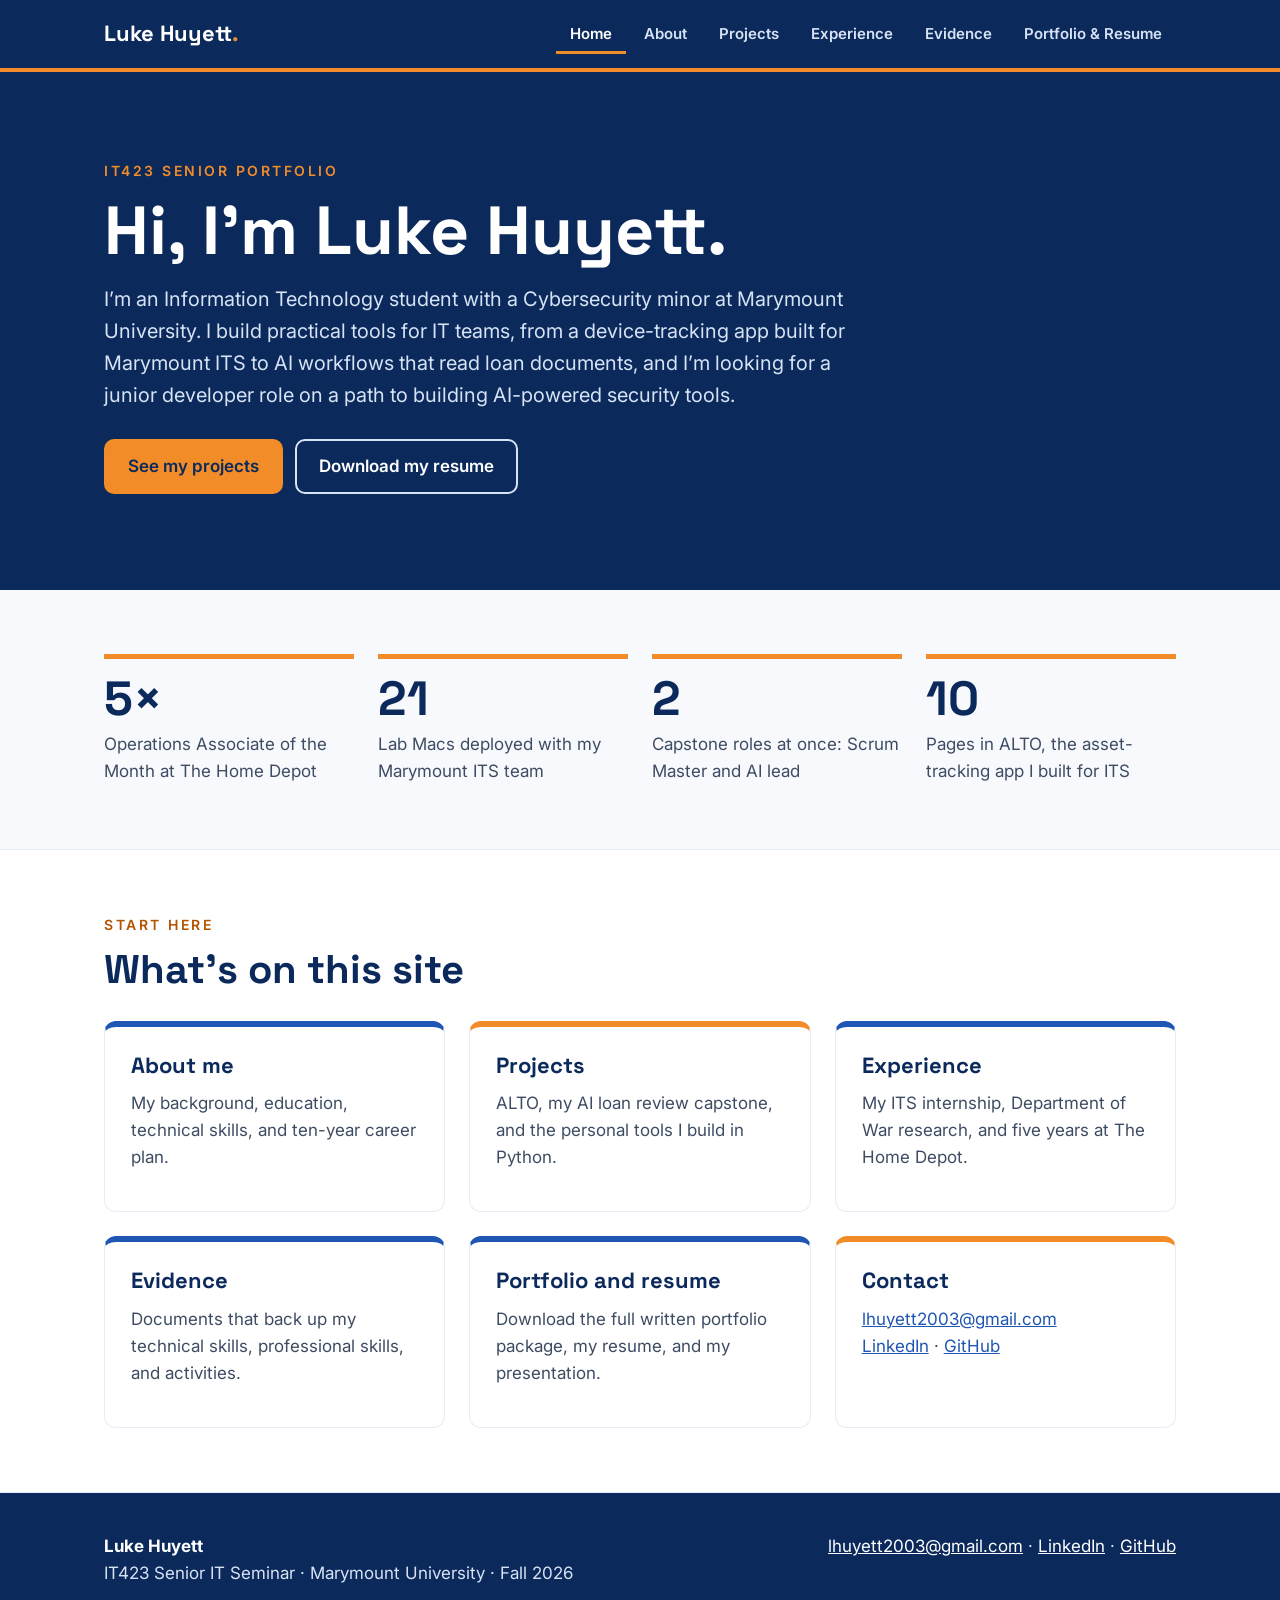
<file: index.html>
<!DOCTYPE html>
<html lang="en">
<head>
<meta charset="utf-8">
<meta name="viewport" content="width=device-width, initial-scale=1">
<title>Luke Huyett | IT423 Senior Portfolio</title>
<meta name="description" content="Senior IT portfolio of Luke Huyett: Information Technology student with a Cybersecurity minor at Marymount University, building AI-powered tools for IT and security.">
<link rel="preconnect" href="https://fonts.googleapis.com">
<link rel="preconnect" href="https://fonts.gstatic.com" crossorigin>
<link rel="stylesheet" href="https://fonts.googleapis.com/css2?family=Inter:wght@400;600&family=Space+Grotesk:wght@500;700&display=swap">
<link rel="stylesheet" href="assets/style.css">
</head>
<body>
<a class="skip" href="#main">Skip to content</a>
<header class="site-header">
  <div class="wrap">
    <a class="brand" href="index.html">Luke Huyett<span>.</span></a>
    <nav aria-label="Main menu">
      <ul class="nav">
        <li><a href="index.html" aria-current="page">Home</a></li>
        <li><a href="about.html">About</a></li>
        <li><a href="projects.html">Projects</a></li>
        <li><a href="experience.html">Experience</a></li>
        <li><a href="evidence.html">Evidence</a></li>
        <li><a href="portfolio.html">Portfolio & Resume</a></li>
      </ul>
    </nav>
  </div>
</header>
<main id="main">
<section class="hero">
  <div class="wrap">
    <p class="eyebrow">IT423 Senior Portfolio</p>
    <h1>Hi, I’m Luke Huyett.</h1>
    <p class="lead">I’m an Information Technology student with a Cybersecurity minor at Marymount University. I build practical tools for IT teams, from a device-tracking app built for Marymount ITS to AI workflows that read loan documents, and I’m looking for a junior developer role on a path to building AI-powered security tools.</p>
    <div class="btns">
      <a class="btn primary" href="projects.html">See my projects</a>
      <a class="btn ghost" href="assets/docs/Huyett_Luke_Resume.pdf">Download my resume</a>
    </div>
  </div>
</section>

<section class="block">
  <div class="wrap">
    <div class="stats">
      <div class="stat"><div class="big">5×</div>Operations Associate of the Month at The Home Depot</div>
      <div class="stat"><div class="big">21</div>Lab Macs deployed with my Marymount ITS team</div>
      <div class="stat"><div class="big">2</div>Capstone roles at once: Scrum Master and AI lead</div>
      <div class="stat"><div class="big">10</div>Pages in ALTO, the asset-tracking app I built for ITS</div>
    </div>
  </div>
</section>

<section class="block alt">
  <div class="wrap">
    <div class="section-head">
      <p class="eyebrow">Start here</p>
      <h2>What’s on this site</h2>
    </div>
    <div class="grid three">
      <a class="card" href="about.html" style="text-decoration:none;color:inherit">
        <h3>About me</h3>
        <p>My background, education, technical skills, and ten-year career plan.</p>
      </a>
      <a class="card hot" href="projects.html" style="text-decoration:none;color:inherit">
        <h3>Projects</h3>
        <p>ALTO, my AI loan review capstone, and the personal tools I build in Python.</p>
      </a>
      <a class="card" href="experience.html" style="text-decoration:none;color:inherit">
        <h3>Experience</h3>
        <p>My ITS internship, Department of War research, and five years at The Home Depot.</p>
      </a>
      <a class="card" href="evidence.html" style="text-decoration:none;color:inherit">
        <h3>Evidence</h3>
        <p>Documents that back up my technical skills, professional skills, and activities.</p>
      </a>
      <a class="card" href="portfolio.html" style="text-decoration:none;color:inherit">
        <h3>Portfolio and resume</h3>
        <p>Download the full written portfolio package, my resume, and my presentation.</p>
      </a>
      <div class="card hot">
        <h3>Contact</h3>
        <p><a href="mailto:lhuyett2003@gmail.com">lhuyett2003@gmail.com</a><br>
        <a href="https://www.linkedin.com/in/luke-huyett-277801333/">LinkedIn</a> · <a href="https://github.com/lhuyett">GitHub</a></p>
      </div>
    </div>
  </div>
</section>
</main>
<footer class="site-footer">
  <div class="wrap">
    <div>
      <strong style="color:#fff">Luke Huyett</strong><br>
      IT423 Senior IT Seminar · Marymount University · Fall 2026
    </div>
    <div>
      <a href="mailto:lhuyett2003@gmail.com">lhuyett2003@gmail.com</a> ·
      <a href="https://www.linkedin.com/in/luke-huyett-277801333/">LinkedIn</a> ·
      <a href="https://github.com/lhuyett">GitHub</a>
    </div>
  </div>
</footer>
</body>
</html>
</file>
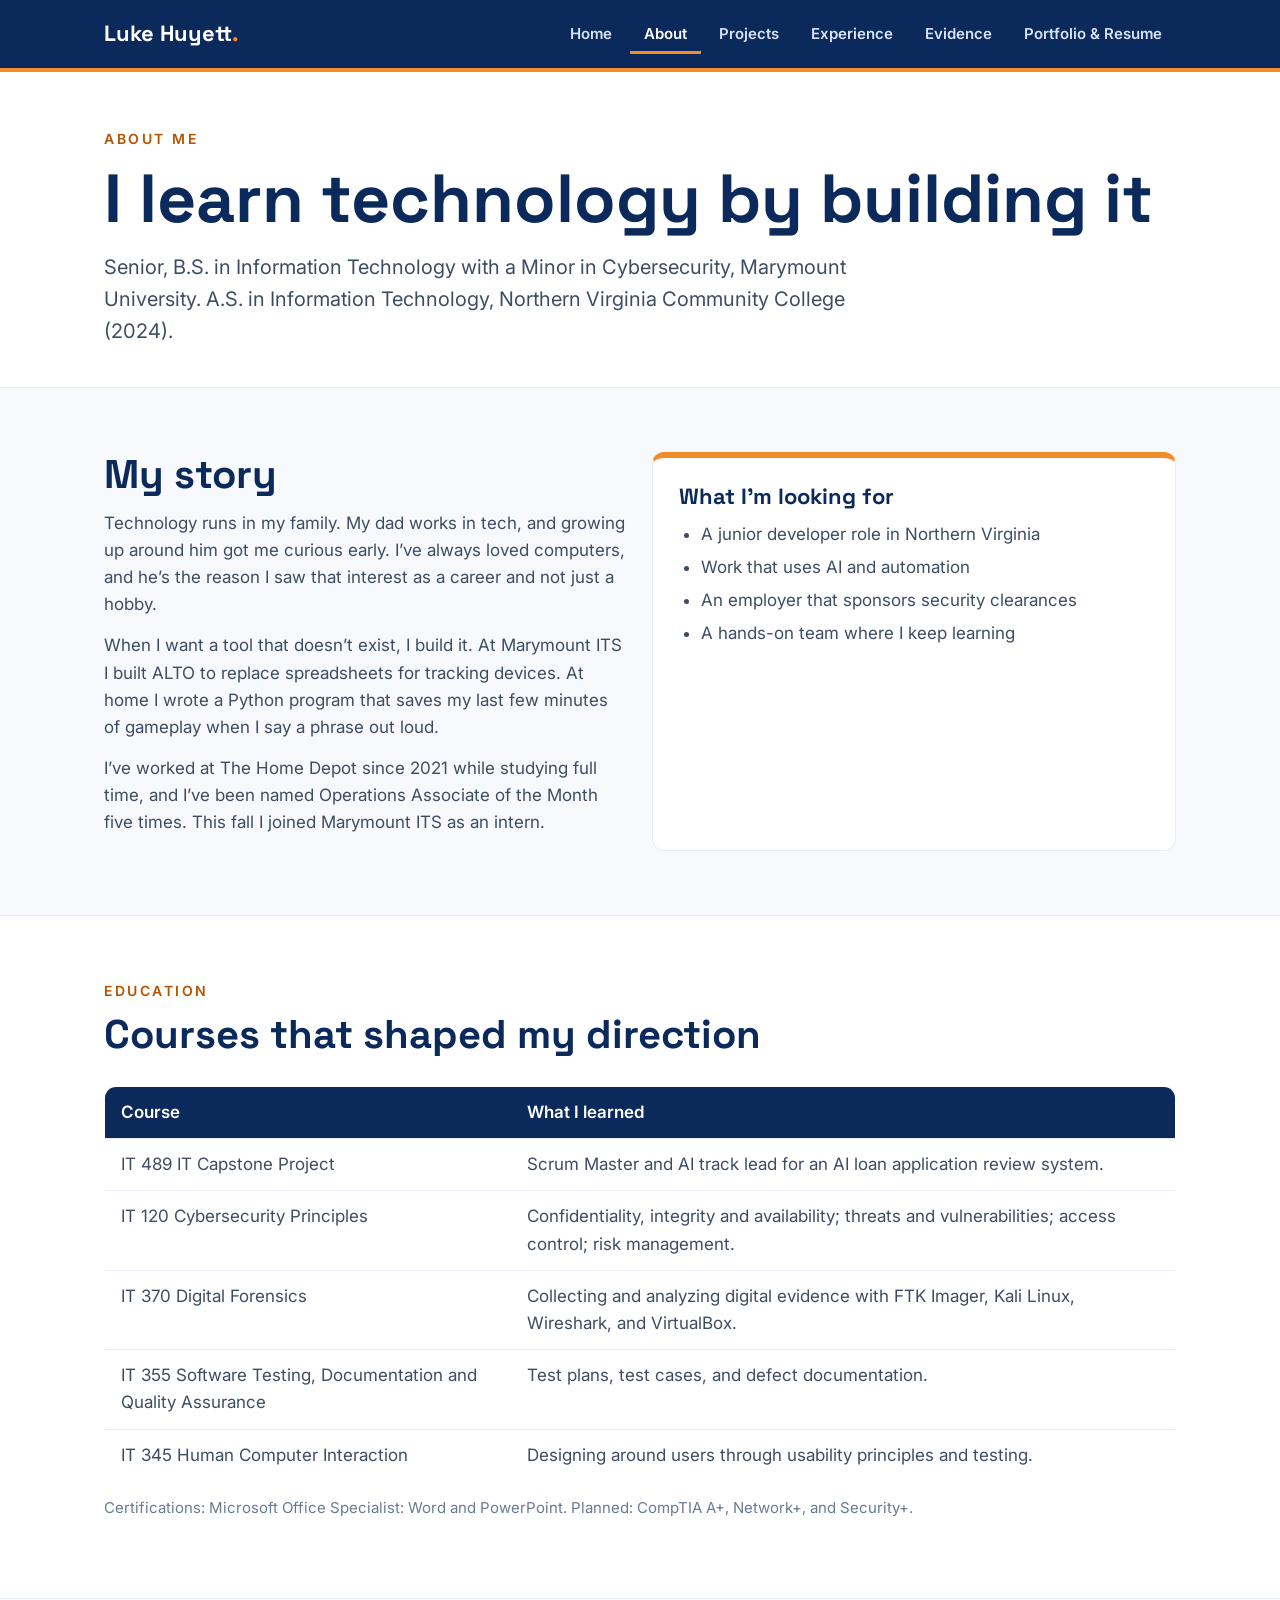
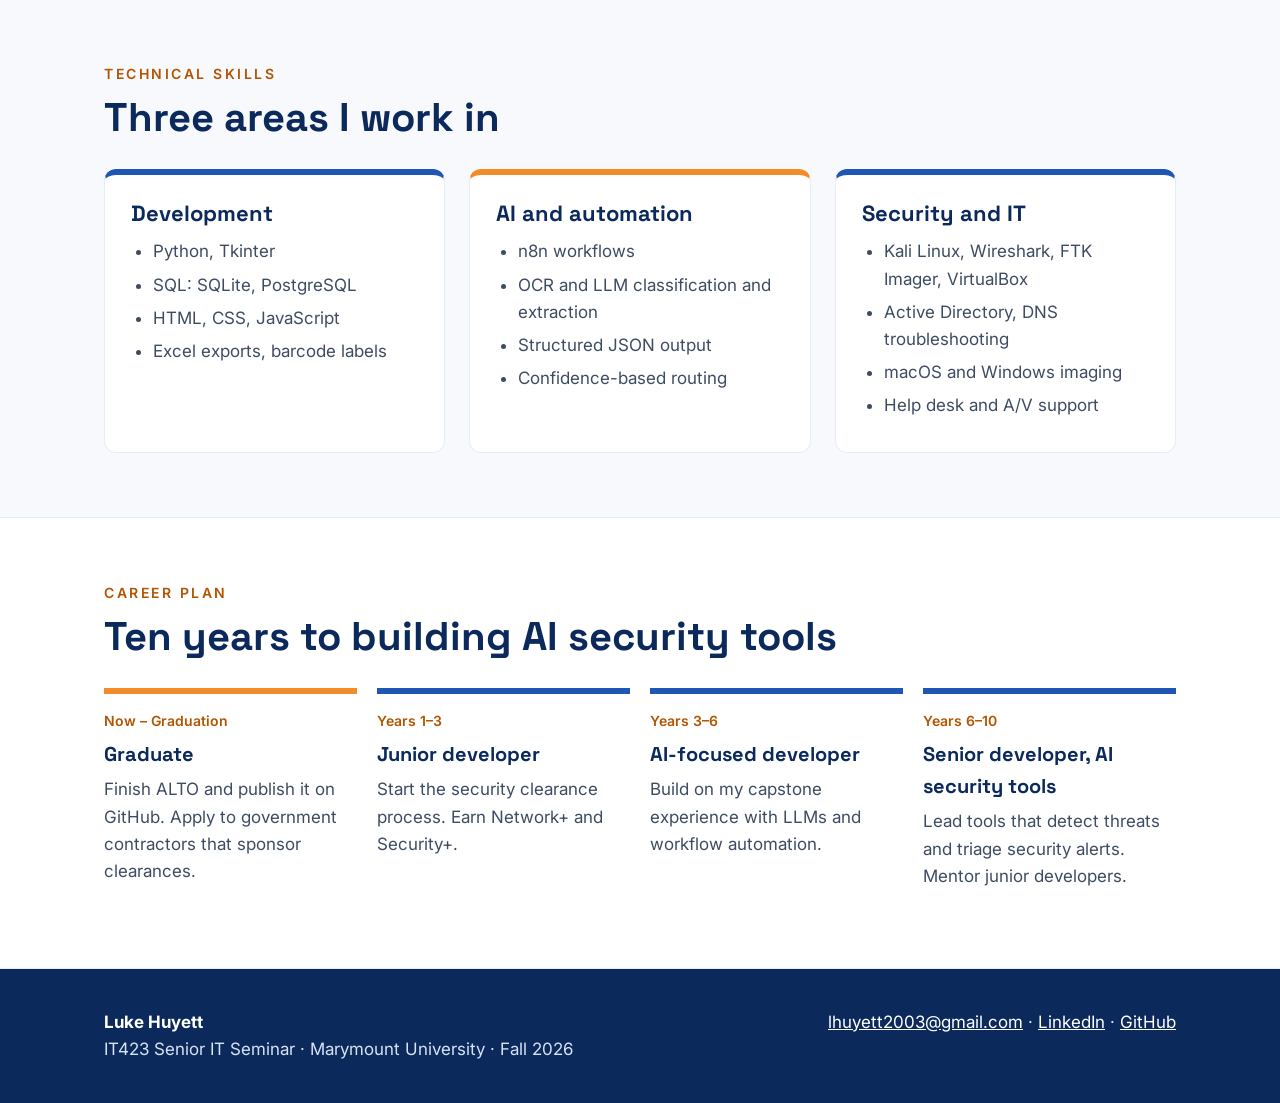
<file: about.html>
<!DOCTYPE html>
<html lang="en">
<head>
<meta charset="utf-8">
<meta name="viewport" content="width=device-width, initial-scale=1">
<title>About | Luke Huyett</title>
<meta name="description" content="Senior IT portfolio of Luke Huyett: Information Technology student with a Cybersecurity minor at Marymount University, building AI-powered tools for IT and security.">
<link rel="preconnect" href="https://fonts.googleapis.com">
<link rel="preconnect" href="https://fonts.gstatic.com" crossorigin>
<link rel="stylesheet" href="https://fonts.googleapis.com/css2?family=Inter:wght@400;600&family=Space+Grotesk:wght@500;700&display=swap">
<link rel="stylesheet" href="assets/style.css">
</head>
<body>
<a class="skip" href="#main">Skip to content</a>
<header class="site-header">
  <div class="wrap">
    <a class="brand" href="index.html">Luke Huyett<span>.</span></a>
    <nav aria-label="Main menu">
      <ul class="nav">
        <li><a href="index.html">Home</a></li>
        <li><a href="about.html" aria-current="page">About</a></li>
        <li><a href="projects.html">Projects</a></li>
        <li><a href="experience.html">Experience</a></li>
        <li><a href="evidence.html">Evidence</a></li>
        <li><a href="portfolio.html">Portfolio & Resume</a></li>
      </ul>
    </nav>
  </div>
</header>
<main id="main">
<section class="page-head">
  <div class="wrap">
    <p class="eyebrow">About me</p>
    <h1>I learn technology by building it</h1>
    <p class="lead">Senior, B.S. in Information Technology with a Minor in Cybersecurity, Marymount University. A.S. in Information Technology, Northern Virginia Community College (2024).</p>
  </div>
</section>

<section class="block">
  <div class="wrap grid two">
    <div>
      <h2>My story</h2>
      <p>Technology runs in my family. My dad works in tech, and growing up around him got me curious early. I’ve always loved computers, and he’s the reason I saw that interest as a career and not just a hobby.</p>
      <p>When I want a tool that doesn’t exist, I build it. At Marymount ITS I built ALTO to replace spreadsheets for tracking devices. At home I wrote a Python program that saves my last few minutes of gameplay when I say a phrase out loud.</p>
      <p>I’ve worked at The Home Depot since 2021 while studying full time, and I’ve been named Operations Associate of the Month five times. This fall I joined Marymount ITS as an intern.</p>
    </div>
    <div class="card hot">
      <h3>What I’m looking for</h3>
      <ul>
        <li>A junior developer role in Northern Virginia</li>
        <li>Work that uses AI and automation</li>
        <li>An employer that sponsors security clearances</li>
        <li>A hands-on team where I keep learning</li>
      </ul>
    </div>
  </div>
</section>

<section class="block alt">
  <div class="wrap">
    <div class="section-head">
      <p class="eyebrow">Education</p>
      <h2>Courses that shaped my direction</h2>
    </div>
    <table>
      <tr><th style="width:38%">Course</th><th>What I learned</th></tr>
      <tr><td>IT 489 IT Capstone Project</td><td>Scrum Master and AI track lead for an AI loan application review system.</td></tr>
      <tr><td>IT 120 Cybersecurity Principles</td><td>Confidentiality, integrity and availability; threats and vulnerabilities; access control; risk management.</td></tr>
      <tr><td>IT 370 Digital Forensics</td><td>Collecting and analyzing digital evidence with FTK Imager, Kali Linux, Wireshark, and VirtualBox.</td></tr>
      <tr><td>IT 355 Software Testing, Documentation and Quality Assurance</td><td>Test plans, test cases, and defect documentation.</td></tr>
      <tr><td>IT 345 Human Computer Interaction</td><td>Designing around users through usability principles and testing.</td></tr>
    </table>
    <p class="muted" style="margin-top:14px">Certifications: Microsoft Office Specialist: Word and PowerPoint. Planned: CompTIA A+, Network+, and Security+.</p>
  </div>
</section>

<section class="block">
  <div class="wrap">
    <div class="section-head">
      <p class="eyebrow">Technical skills</p>
      <h2>Three areas I work in</h2>
    </div>
    <div class="grid three">
      <div class="card">
        <h3>Development</h3>
        <ul>
          <li>Python, Tkinter</li>
          <li>SQL: SQLite, PostgreSQL</li>
          <li>HTML, CSS, JavaScript</li>
          <li>Excel exports, barcode labels</li>
        </ul>
      </div>
      <div class="card hot">
        <h3>AI and automation</h3>
        <ul>
          <li>n8n workflows</li>
          <li>OCR and LLM classification and extraction</li>
          <li>Structured JSON output</li>
          <li>Confidence-based routing</li>
        </ul>
      </div>
      <div class="card">
        <h3>Security and IT</h3>
        <ul>
          <li>Kali Linux, Wireshark, FTK Imager, VirtualBox</li>
          <li>Active Directory, DNS troubleshooting</li>
          <li>macOS and Windows imaging</li>
          <li>Help desk and A/V support</li>
        </ul>
      </div>
    </div>
  </div>
</section>

<section class="block alt">
  <div class="wrap">
    <div class="section-head">
      <p class="eyebrow">Career plan</p>
      <h2>Ten years to building AI security tools</h2>
    </div>
    <div class="timeline">
      <div class="stage now"><p class="when">Now – Graduation</p><p class="role">Graduate</p><p>Finish ALTO and publish it on GitHub. Apply to government contractors that sponsor clearances.</p></div>
      <div class="stage"><p class="when">Years 1–3</p><p class="role">Junior developer</p><p>Start the security clearance process. Earn Network+ and Security+.</p></div>
      <div class="stage"><p class="when">Years 3–6</p><p class="role">AI-focused developer</p><p>Build on my capstone experience with LLMs and workflow automation.</p></div>
      <div class="stage"><p class="when">Years 6–10</p><p class="role">Senior developer, AI security tools</p><p>Lead tools that detect threats and triage security alerts. Mentor junior developers.</p></div>
    </div>
  </div>
</section>
</main>
<footer class="site-footer">
  <div class="wrap">
    <div>
      <strong style="color:#fff">Luke Huyett</strong><br>
      IT423 Senior IT Seminar · Marymount University · Fall 2026
    </div>
    <div>
      <a href="mailto:lhuyett2003@gmail.com">lhuyett2003@gmail.com</a> ·
      <a href="https://www.linkedin.com/in/luke-huyett-277801333/">LinkedIn</a> ·
      <a href="https://github.com/lhuyett">GitHub</a>
    </div>
  </div>
</footer>
</body>
</html>
</file>
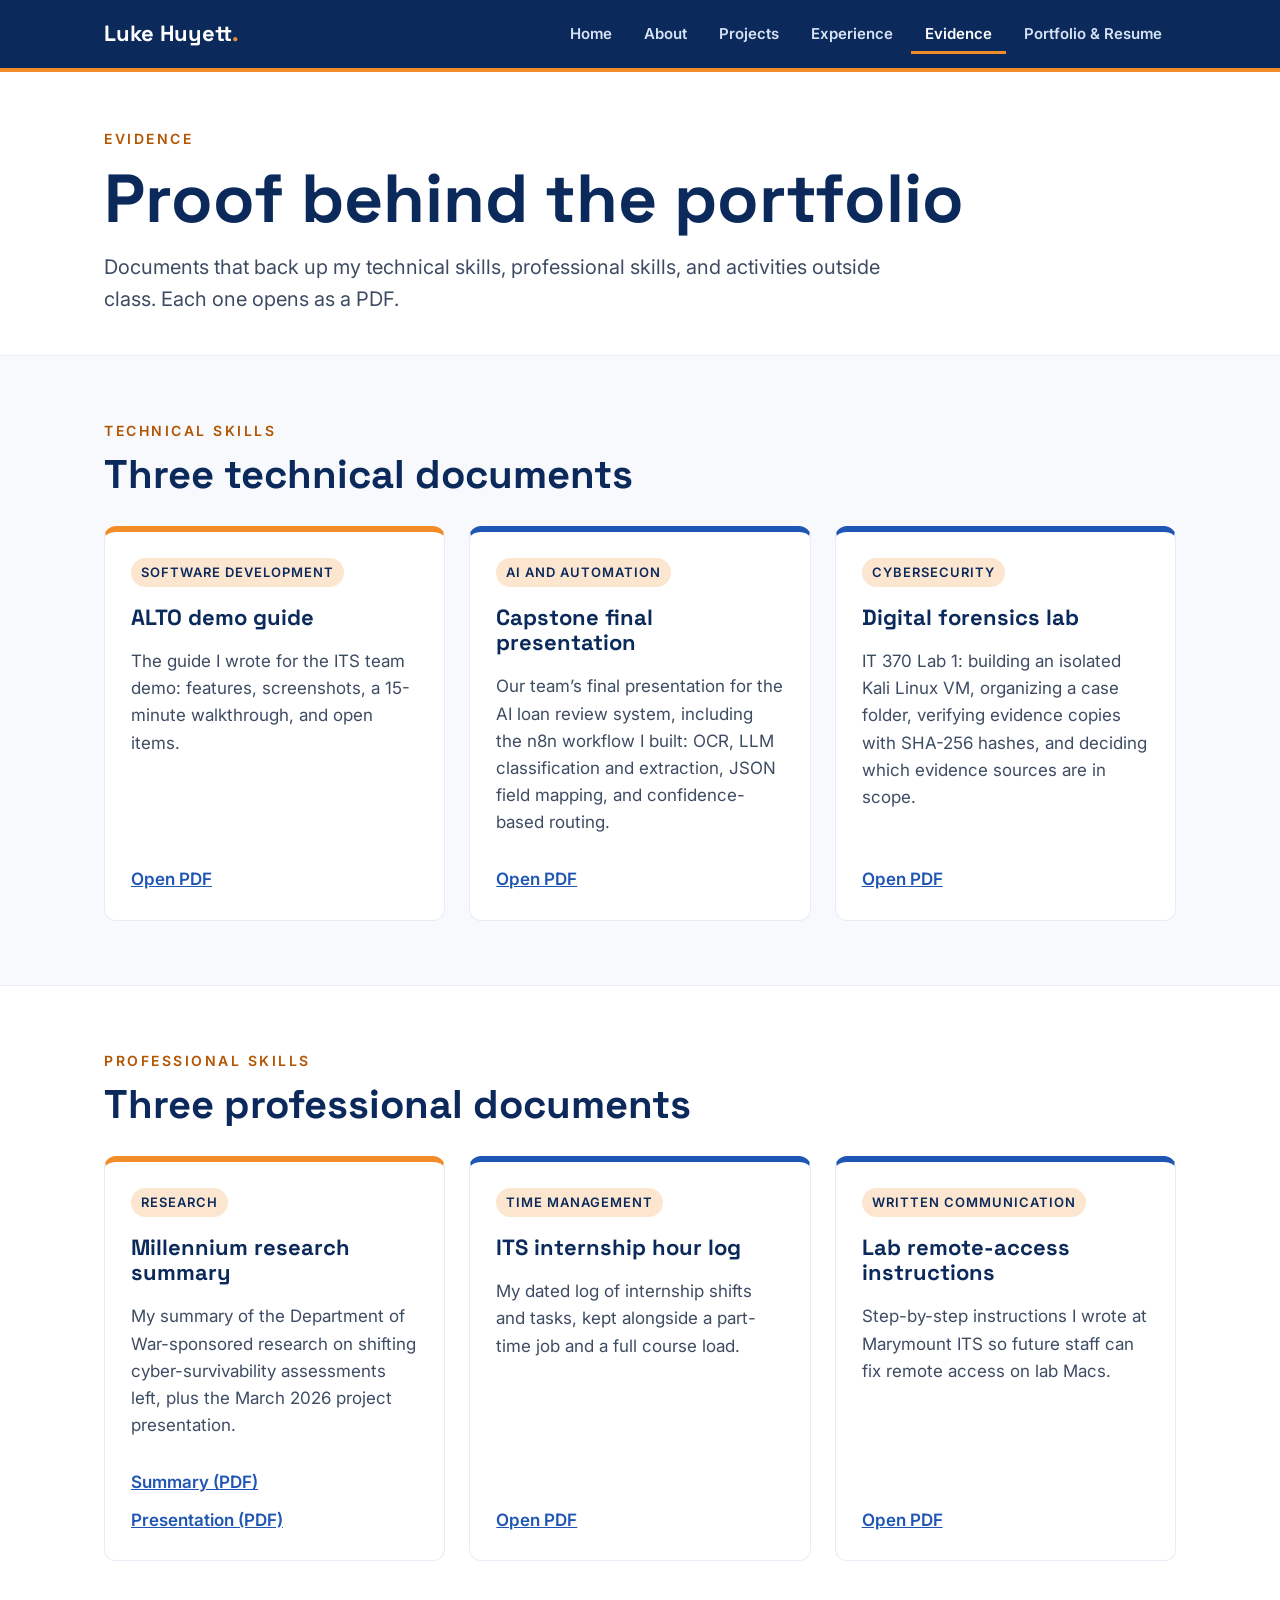
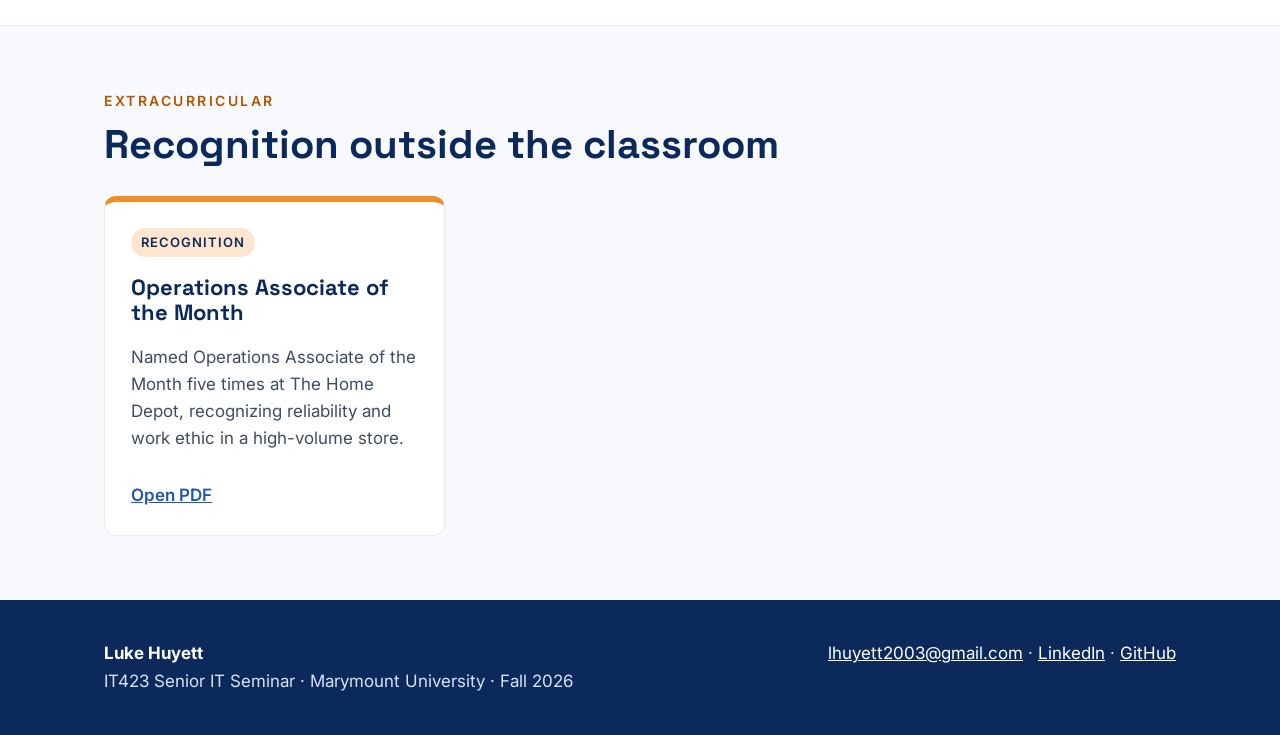
<file: evidence.html>
<!DOCTYPE html>
<html lang="en">
<head>
<meta charset="utf-8">
<meta name="viewport" content="width=device-width, initial-scale=1">
<title>Evidence | Luke Huyett</title>
<meta name="description" content="Senior IT portfolio of Luke Huyett: Information Technology student with a Cybersecurity minor at Marymount University, building AI-powered tools for IT and security.">
<link rel="preconnect" href="https://fonts.googleapis.com">
<link rel="preconnect" href="https://fonts.gstatic.com" crossorigin>
<link rel="stylesheet" href="https://fonts.googleapis.com/css2?family=Inter:wght@400;600&family=Space+Grotesk:wght@500;700&display=swap">
<link rel="stylesheet" href="assets/style.css">
</head>
<body>
<a class="skip" href="#main">Skip to content</a>
<header class="site-header">
  <div class="wrap">
    <a class="brand" href="index.html">Luke Huyett<span>.</span></a>
    <nav aria-label="Main menu">
      <ul class="nav">
        <li><a href="index.html">Home</a></li>
        <li><a href="about.html">About</a></li>
        <li><a href="projects.html">Projects</a></li>
        <li><a href="experience.html">Experience</a></li>
        <li><a href="evidence.html" aria-current="page">Evidence</a></li>
        <li><a href="portfolio.html">Portfolio & Resume</a></li>
      </ul>
    </nav>
  </div>
</header>
<main id="main">
<section class="page-head">
  <div class="wrap">
    <p class="eyebrow">Evidence</p>
    <h1>Proof behind the portfolio</h1>
    <p class="lead">Documents that back up my technical skills, professional skills, and activities outside class. Each one opens as a PDF.</p>
  </div>
</section>

<section class="block">
  <div class="wrap">
    <div class="section-head">
      <p class="eyebrow">Technical skills</p>
      <h2>Three technical documents</h2>
    </div>
    <div class="grid three">
      <div class="card doc hot">
        <span class="tag">Software development</span>
        <h3>ALTO demo guide</h3>
        <p>The guide I wrote for the ITS team demo: features, screenshots, a 15-minute walkthrough, and open items.</p>
        <div class="links"><a href="assets/docs/ALTO_Demo_Guide.pdf">Open PDF</a></div>
      </div>
      <div class="card doc">
        <span class="tag">AI and automation</span>
        <h3>Capstone final presentation</h3>
        <p>Our team’s final presentation for the AI loan review system, including the n8n workflow I built: OCR, LLM classification and extraction, JSON field mapping, and confidence-based routing.</p>
        <div class="links"><a href="assets/docs/Capstone_Final_Presentation.pdf">Open PDF</a></div>
      </div>
      <div class="card doc">
        <span class="tag">Cybersecurity</span>
        <h3>Digital forensics lab</h3>
        <p>IT 370 Lab 1: building an isolated Kali Linux VM, organizing a case folder, verifying evidence copies with SHA-256 hashes, and deciding which evidence sources are in scope.</p>
        <div class="links"><a href="assets/docs/IT370_Forensics_Lab.pdf">Open PDF</a></div>
      </div>
    </div>
  </div>
</section>

<section class="block alt">
  <div class="wrap">
    <div class="section-head">
      <p class="eyebrow">Professional skills</p>
      <h2>Three professional documents</h2>
    </div>
    <div class="grid three">
      <div class="card doc hot" id="research">
        <span class="tag">Research</span>
        <h3>Millennium research summary</h3>
        <p>My summary of the Department of War-sponsored research on shifting cyber-survivability assessments left, plus the March 2026 project presentation.</p>
        <div class="links"><a href="assets/docs/Millennium_Research_Summary.pdf">Summary (PDF)</a><a href="assets/docs/Millennium_Project_Presentation.pdf">Presentation (PDF)</a></div>
      </div>
      <div class="card doc">
        <span class="tag">Time management</span>
        <h3>ITS internship hour log</h3>
        <p>My dated log of internship shifts and tasks, kept alongside a part-time job and a full course load.</p>
        <div class="links"><a href="assets/docs/ITS_Hour_Log.pdf">Open PDF</a></div>
      </div>
      <div class="card doc">
        <span class="tag">Written communication</span>
        <h3>Lab remote-access instructions</h3>
        <p>Step-by-step instructions I wrote at Marymount ITS so future staff can fix remote access on lab Macs.</p>
        <div class="links"><a href="assets/docs/ITS_Remote_Access_Instructions.pdf">Open PDF</a></div>
      </div>
    </div>
  </div>
</section>

<section class="block">
  <div class="wrap">
    <div class="section-head">
      <p class="eyebrow">Extracurricular</p>
      <h2>Recognition outside the classroom</h2>
    </div>
    <div class="grid three">
      <div class="card doc hot">
        <span class="tag">Recognition</span>
        <h3>Operations Associate of the Month</h3>
        <p>Named Operations Associate of the Month five times at The Home Depot, recognizing reliability and work ethic in a high-volume store.</p>
        <div class="links"><a href="assets/docs/Associate_of_the_Month.pdf">Open PDF</a></div>
      </div>
    </div>
  </div>
</section>
</main>
<footer class="site-footer">
  <div class="wrap">
    <div>
      <strong style="color:#fff">Luke Huyett</strong><br>
      IT423 Senior IT Seminar · Marymount University · Fall 2026
    </div>
    <div>
      <a href="mailto:lhuyett2003@gmail.com">lhuyett2003@gmail.com</a> ·
      <a href="https://www.linkedin.com/in/luke-huyett-277801333/">LinkedIn</a> ·
      <a href="https://github.com/lhuyett">GitHub</a>
    </div>
  </div>
</footer>
</body>
</html>
</file>
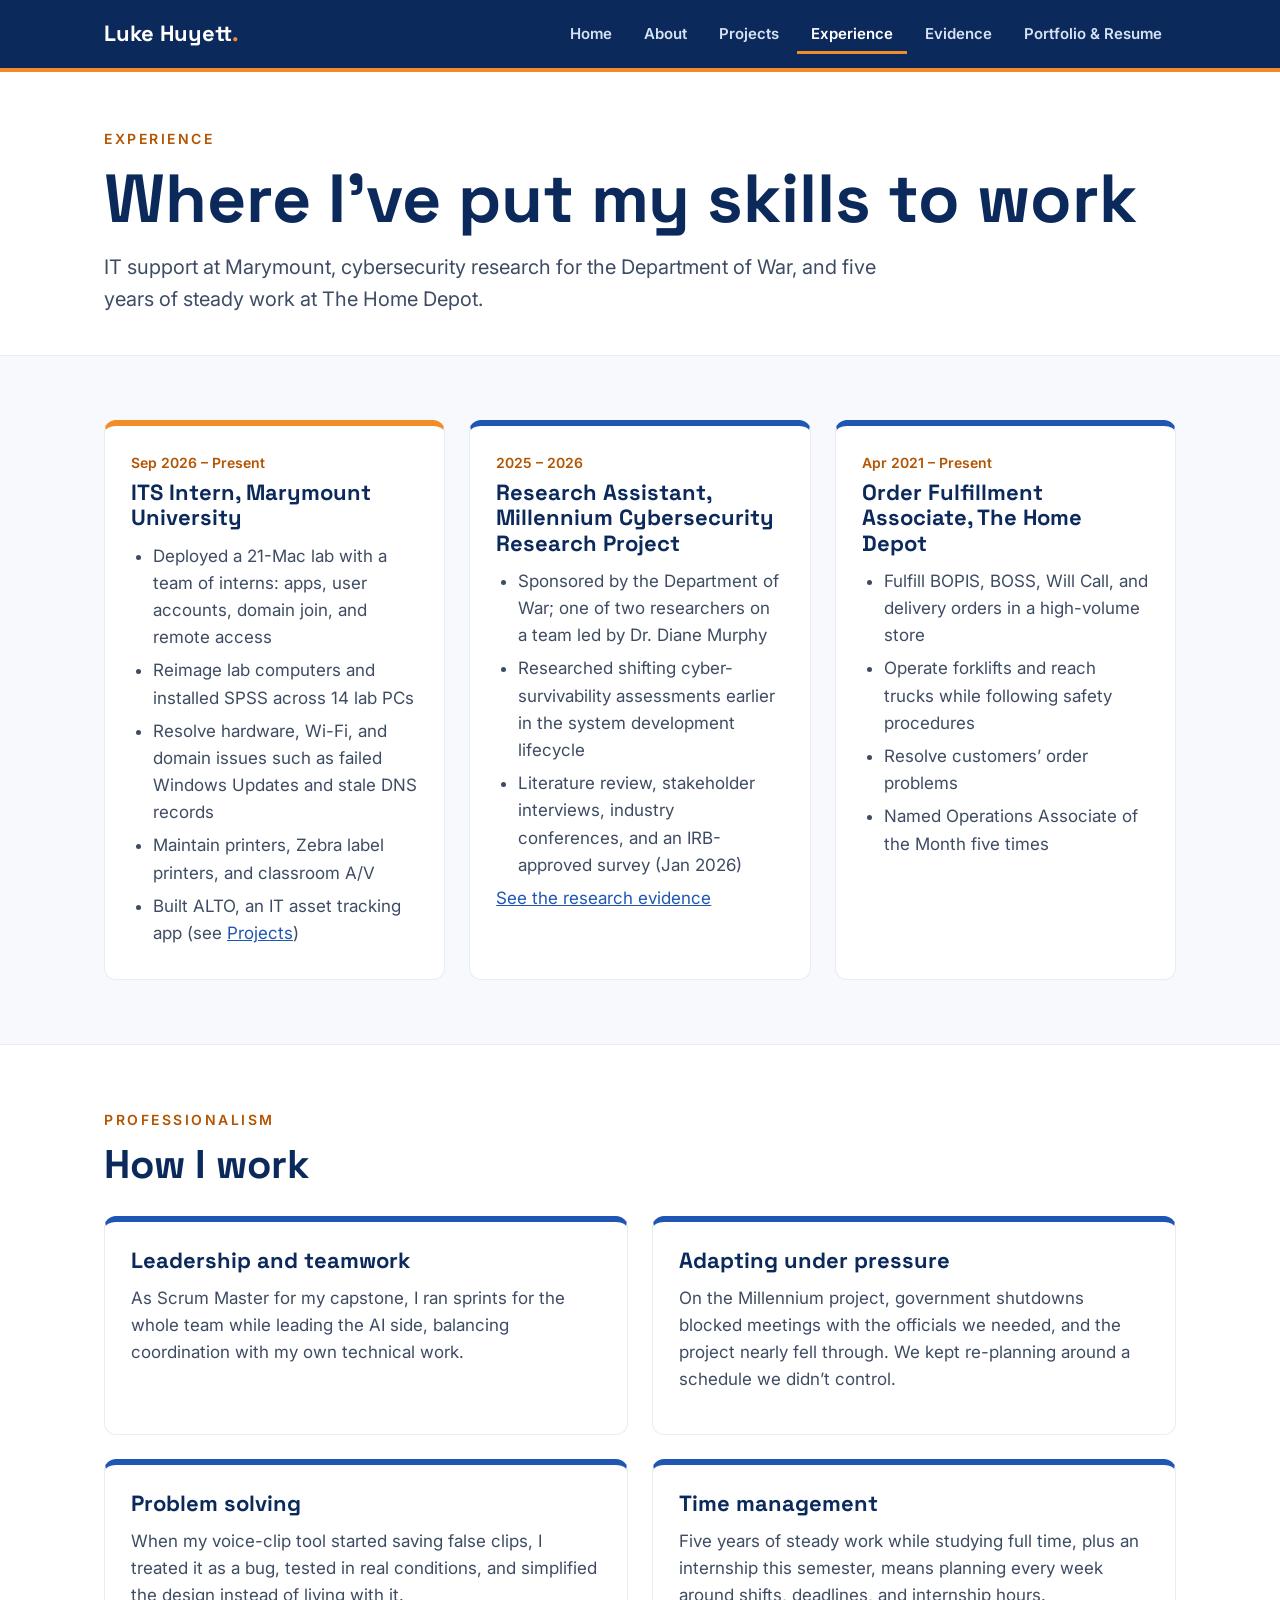
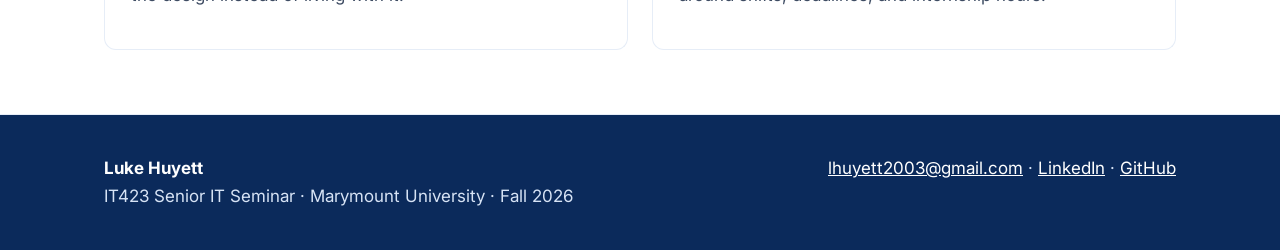
<file: experience.html>
<!DOCTYPE html>
<html lang="en">
<head>
<meta charset="utf-8">
<meta name="viewport" content="width=device-width, initial-scale=1">
<title>Experience | Luke Huyett</title>
<meta name="description" content="Senior IT portfolio of Luke Huyett: Information Technology student with a Cybersecurity minor at Marymount University, building AI-powered tools for IT and security.">
<link rel="preconnect" href="https://fonts.googleapis.com">
<link rel="preconnect" href="https://fonts.gstatic.com" crossorigin>
<link rel="stylesheet" href="https://fonts.googleapis.com/css2?family=Inter:wght@400;600&family=Space+Grotesk:wght@500;700&display=swap">
<link rel="stylesheet" href="assets/style.css">
</head>
<body>
<a class="skip" href="#main">Skip to content</a>
<header class="site-header">
  <div class="wrap">
    <a class="brand" href="index.html">Luke Huyett<span>.</span></a>
    <nav aria-label="Main menu">
      <ul class="nav">
        <li><a href="index.html">Home</a></li>
        <li><a href="about.html">About</a></li>
        <li><a href="projects.html">Projects</a></li>
        <li><a href="experience.html" aria-current="page">Experience</a></li>
        <li><a href="evidence.html">Evidence</a></li>
        <li><a href="portfolio.html">Portfolio & Resume</a></li>
      </ul>
    </nav>
  </div>
</header>
<main id="main">
<section class="page-head">
  <div class="wrap">
    <p class="eyebrow">Experience</p>
    <h1>Where I’ve put my skills to work</h1>
    <p class="lead">IT support at Marymount, cybersecurity research for the Department of War, and five years of steady work at The Home Depot.</p>
  </div>
</section>

<section class="block">
  <div class="wrap grid three">
    <div class="card hot">
      <p class="when">Sep 2026 – Present</p>
      <h3>ITS Intern, Marymount University</h3>
      <ul>
        <li>Deployed a 21-Mac lab with a team of interns: apps, user accounts, domain join, and remote access</li>
        <li>Reimage lab computers and installed SPSS across 14 lab PCs</li>
        <li>Resolve hardware, Wi-Fi, and domain issues such as failed Windows Updates and stale DNS records</li>
        <li>Maintain printers, Zebra label printers, and classroom A/V</li>
        <li>Built ALTO, an IT asset tracking app (see <a href="projects.html#alto">Projects</a>)</li>
      </ul>
    </div>
    <div class="card">
      <p class="when">2025 – 2026</p>
      <h3>Research Assistant, Millennium Cybersecurity Research Project</h3>
      <ul>
        <li>Sponsored by the Department of War; one of two researchers on a team led by Dr. Diane Murphy</li>
        <li>Researched shifting cyber-survivability assessments earlier in the system development lifecycle</li>
        <li>Literature review, stakeholder interviews, industry conferences, and an IRB-approved survey (Jan 2026)</li>
      </ul>
      <p><a href="evidence.html#research">See the research evidence</a></p>
    </div>
    <div class="card">
      <p class="when">Apr 2021 – Present</p>
      <h3>Order Fulfillment Associate, The Home Depot</h3>
      <ul>
        <li>Fulfill BOPIS, BOSS, Will Call, and delivery orders in a high-volume store</li>
        <li>Operate forklifts and reach trucks while following safety procedures</li>
        <li>Resolve customers’ order problems</li>
        <li>Named Operations Associate of the Month five times</li>
      </ul>
    </div>
  </div>
</section>

<section class="block alt">
  <div class="wrap">
    <div class="section-head">
      <p class="eyebrow">Professionalism</p>
      <h2>How I work</h2>
    </div>
    <div class="grid two">
      <div class="card"><h3>Leadership and teamwork</h3><p>As Scrum Master for my capstone, I ran sprints for the whole team while leading the AI side, balancing coordination with my own technical work.</p></div>
      <div class="card"><h3>Adapting under pressure</h3><p>On the Millennium project, government shutdowns blocked meetings with the officials we needed, and the project nearly fell through. We kept re-planning around a schedule we didn’t control.</p></div>
      <div class="card"><h3>Problem solving</h3><p>When my voice-clip tool started saving false clips, I treated it as a bug, tested in real conditions, and simplified the design instead of living with it.</p></div>
      <div class="card"><h3>Time management</h3><p>Five years of steady work while studying full time, plus an internship this semester, means planning every week around shifts, deadlines, and internship hours.</p></div>
    </div>
  </div>
</section>
</main>
<footer class="site-footer">
  <div class="wrap">
    <div>
      <strong style="color:#fff">Luke Huyett</strong><br>
      IT423 Senior IT Seminar · Marymount University · Fall 2026
    </div>
    <div>
      <a href="mailto:lhuyett2003@gmail.com">lhuyett2003@gmail.com</a> ·
      <a href="https://www.linkedin.com/in/luke-huyett-277801333/">LinkedIn</a> ·
      <a href="https://github.com/lhuyett">GitHub</a>
    </div>
  </div>
</footer>
</body>
</html>
</file>
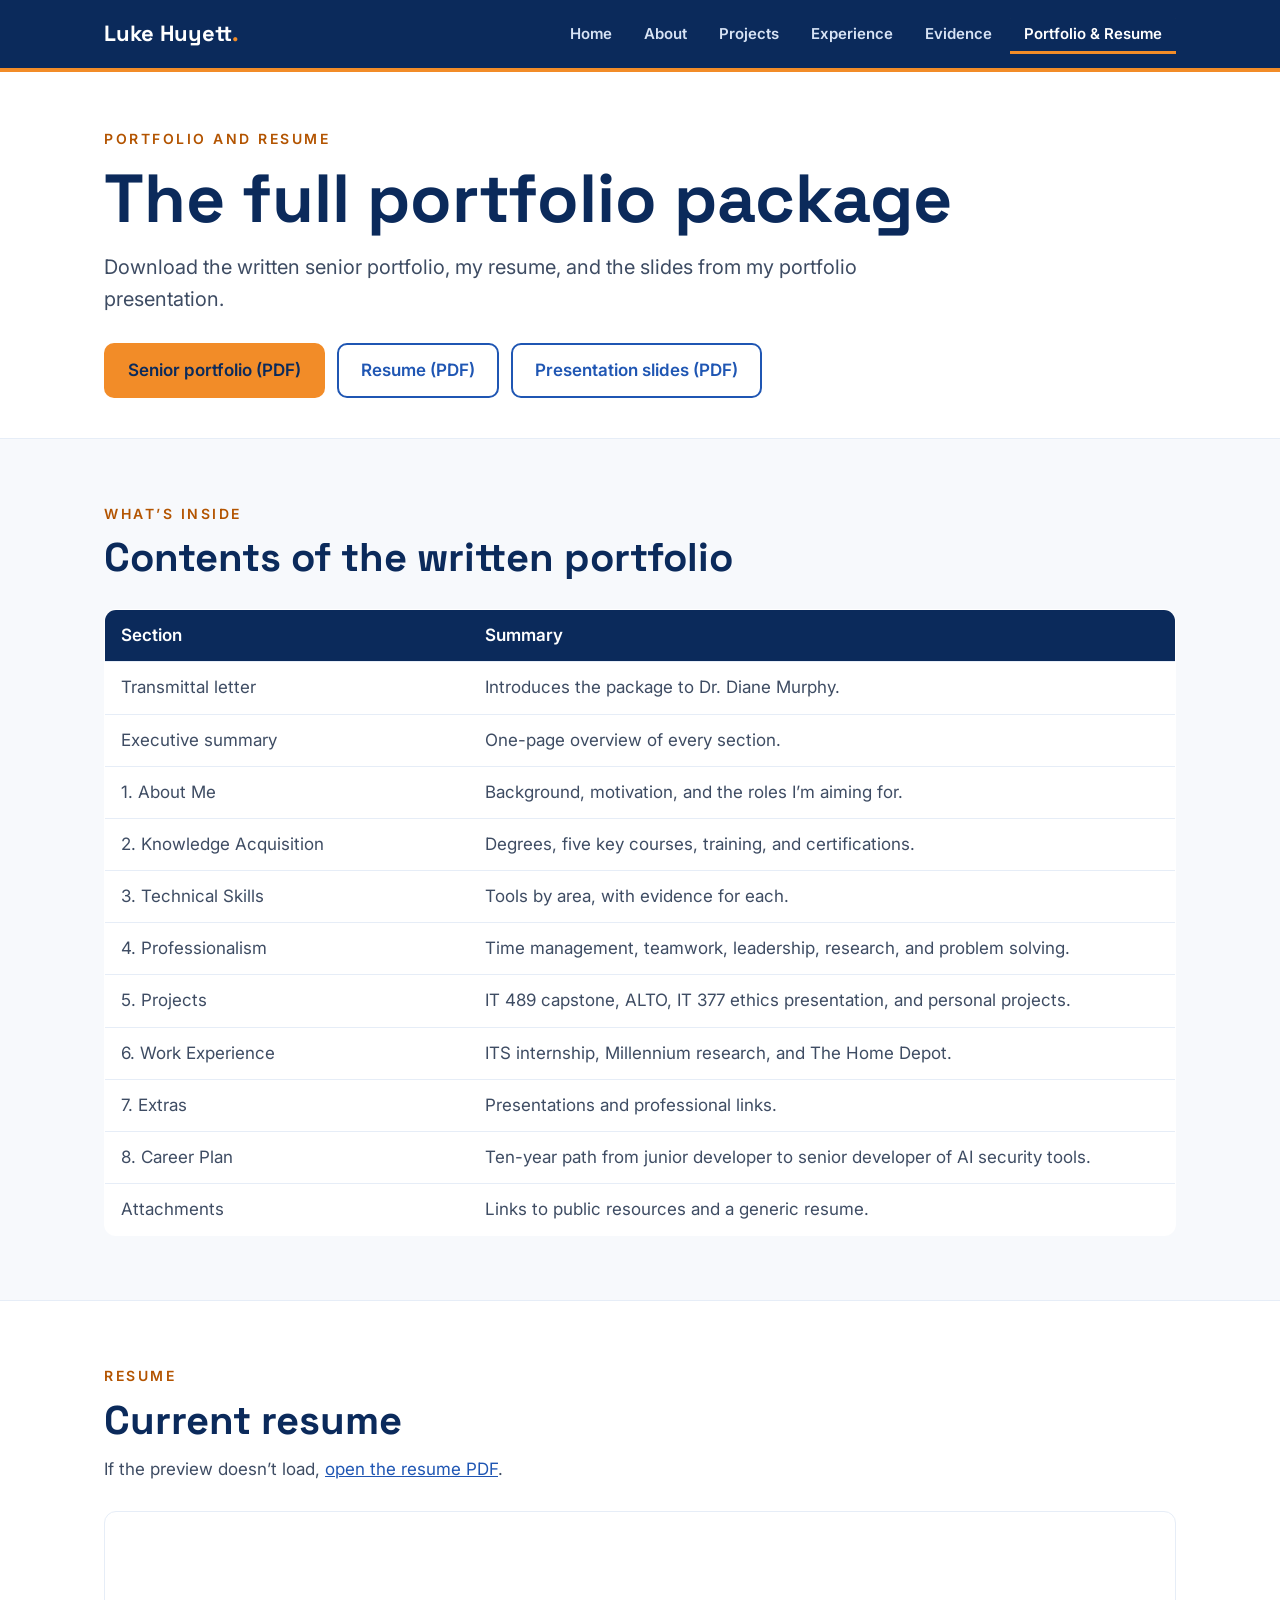
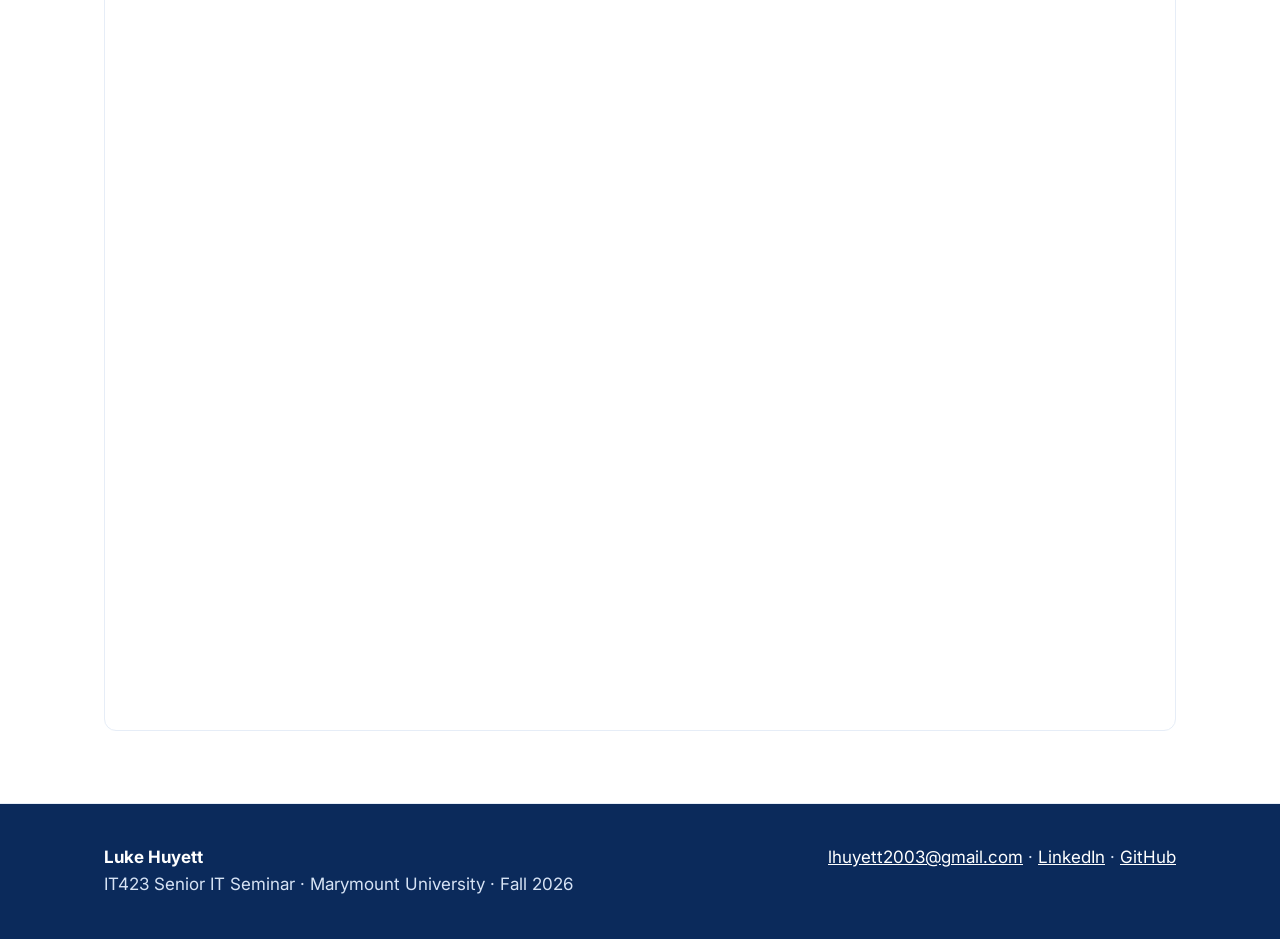
<file: portfolio.html>
<!DOCTYPE html>
<html lang="en">
<head>
<meta charset="utf-8">
<meta name="viewport" content="width=device-width, initial-scale=1">
<title>Portfolio and Resume | Luke Huyett</title>
<meta name="description" content="Senior IT portfolio of Luke Huyett: Information Technology student with a Cybersecurity minor at Marymount University, building AI-powered tools for IT and security.">
<link rel="preconnect" href="https://fonts.googleapis.com">
<link rel="preconnect" href="https://fonts.gstatic.com" crossorigin>
<link rel="stylesheet" href="https://fonts.googleapis.com/css2?family=Inter:wght@400;600&family=Space+Grotesk:wght@500;700&display=swap">
<link rel="stylesheet" href="assets/style.css">
</head>
<body>
<a class="skip" href="#main">Skip to content</a>
<header class="site-header">
  <div class="wrap">
    <a class="brand" href="index.html">Luke Huyett<span>.</span></a>
    <nav aria-label="Main menu">
      <ul class="nav">
        <li><a href="index.html">Home</a></li>
        <li><a href="about.html">About</a></li>
        <li><a href="projects.html">Projects</a></li>
        <li><a href="experience.html">Experience</a></li>
        <li><a href="evidence.html">Evidence</a></li>
        <li><a href="portfolio.html" aria-current="page">Portfolio & Resume</a></li>
      </ul>
    </nav>
  </div>
</header>
<main id="main">
<section class="page-head">
  <div class="wrap">
    <p class="eyebrow">Portfolio and resume</p>
    <h1>The full portfolio package</h1>
    <p class="lead">Download the written senior portfolio, my resume, and the slides from my portfolio presentation.</p>
    <div class="btns">
      <a class="btn primary" href="assets/docs/Huyett_Senior_Portfolio.pdf">Senior portfolio (PDF)</a>
      <a class="btn outline" href="assets/docs/Huyett_Luke_Resume.pdf">Resume (PDF)</a>
      <a class="btn outline" href="assets/docs/Huyett_Portfolio_Presentation.pdf">Presentation slides (PDF)</a>
    </div>
  </div>
</section>

<section class="block">
  <div class="wrap">
    <div class="section-head">
      <p class="eyebrow">What’s inside</p>
      <h2>Contents of the written portfolio</h2>
    </div>
    <table>
      <tr><th style="width:34%">Section</th><th>Summary</th></tr>
      <tr><td>Transmittal letter</td><td>Introduces the package to Dr. Diane Murphy.</td></tr>
      <tr><td>Executive summary</td><td>One-page overview of every section.</td></tr>
      <tr><td>1. About Me</td><td>Background, motivation, and the roles I’m aiming for.</td></tr>
      <tr><td>2. Knowledge Acquisition</td><td>Degrees, five key courses, training, and certifications.</td></tr>
      <tr><td>3. Technical Skills</td><td>Tools by area, with evidence for each.</td></tr>
      <tr><td>4. Professionalism</td><td>Time management, teamwork, leadership, research, and problem solving.</td></tr>
      <tr><td>5. Projects</td><td>IT 489 capstone, ALTO, IT 377 ethics presentation, and personal projects.</td></tr>
      <tr><td>6. Work Experience</td><td>ITS internship, Millennium research, and The Home Depot.</td></tr>
      <tr><td>7. Extras</td><td>Presentations and professional links.</td></tr>
      <tr><td>8. Career Plan</td><td>Ten-year path from junior developer to senior developer of AI security tools.</td></tr>
      <tr><td>Attachments</td><td>Links to public resources and a generic resume.</td></tr>
    </table>
  </div>
</section>

<section class="block alt">
  <div class="wrap">
    <div class="section-head">
      <p class="eyebrow">Resume</p>
      <h2>Current resume</h2>
      <p>If the preview doesn’t load, <a href="assets/docs/Huyett_Luke_Resume.pdf">open the resume PDF</a>.</p>
    </div>
    <iframe class="embed" src="assets/docs/Huyett_Luke_Resume.pdf" title="Luke Huyett resume (PDF)"></iframe>
  </div>
</section>
</main>
<footer class="site-footer">
  <div class="wrap">
    <div>
      <strong style="color:#fff">Luke Huyett</strong><br>
      IT423 Senior IT Seminar · Marymount University · Fall 2026
    </div>
    <div>
      <a href="mailto:lhuyett2003@gmail.com">lhuyett2003@gmail.com</a> ·
      <a href="https://www.linkedin.com/in/luke-huyett-277801333/">LinkedIn</a> ·
      <a href="https://github.com/lhuyett">GitHub</a>
    </div>
  </div>
</footer>
</body>
</html>
</file>
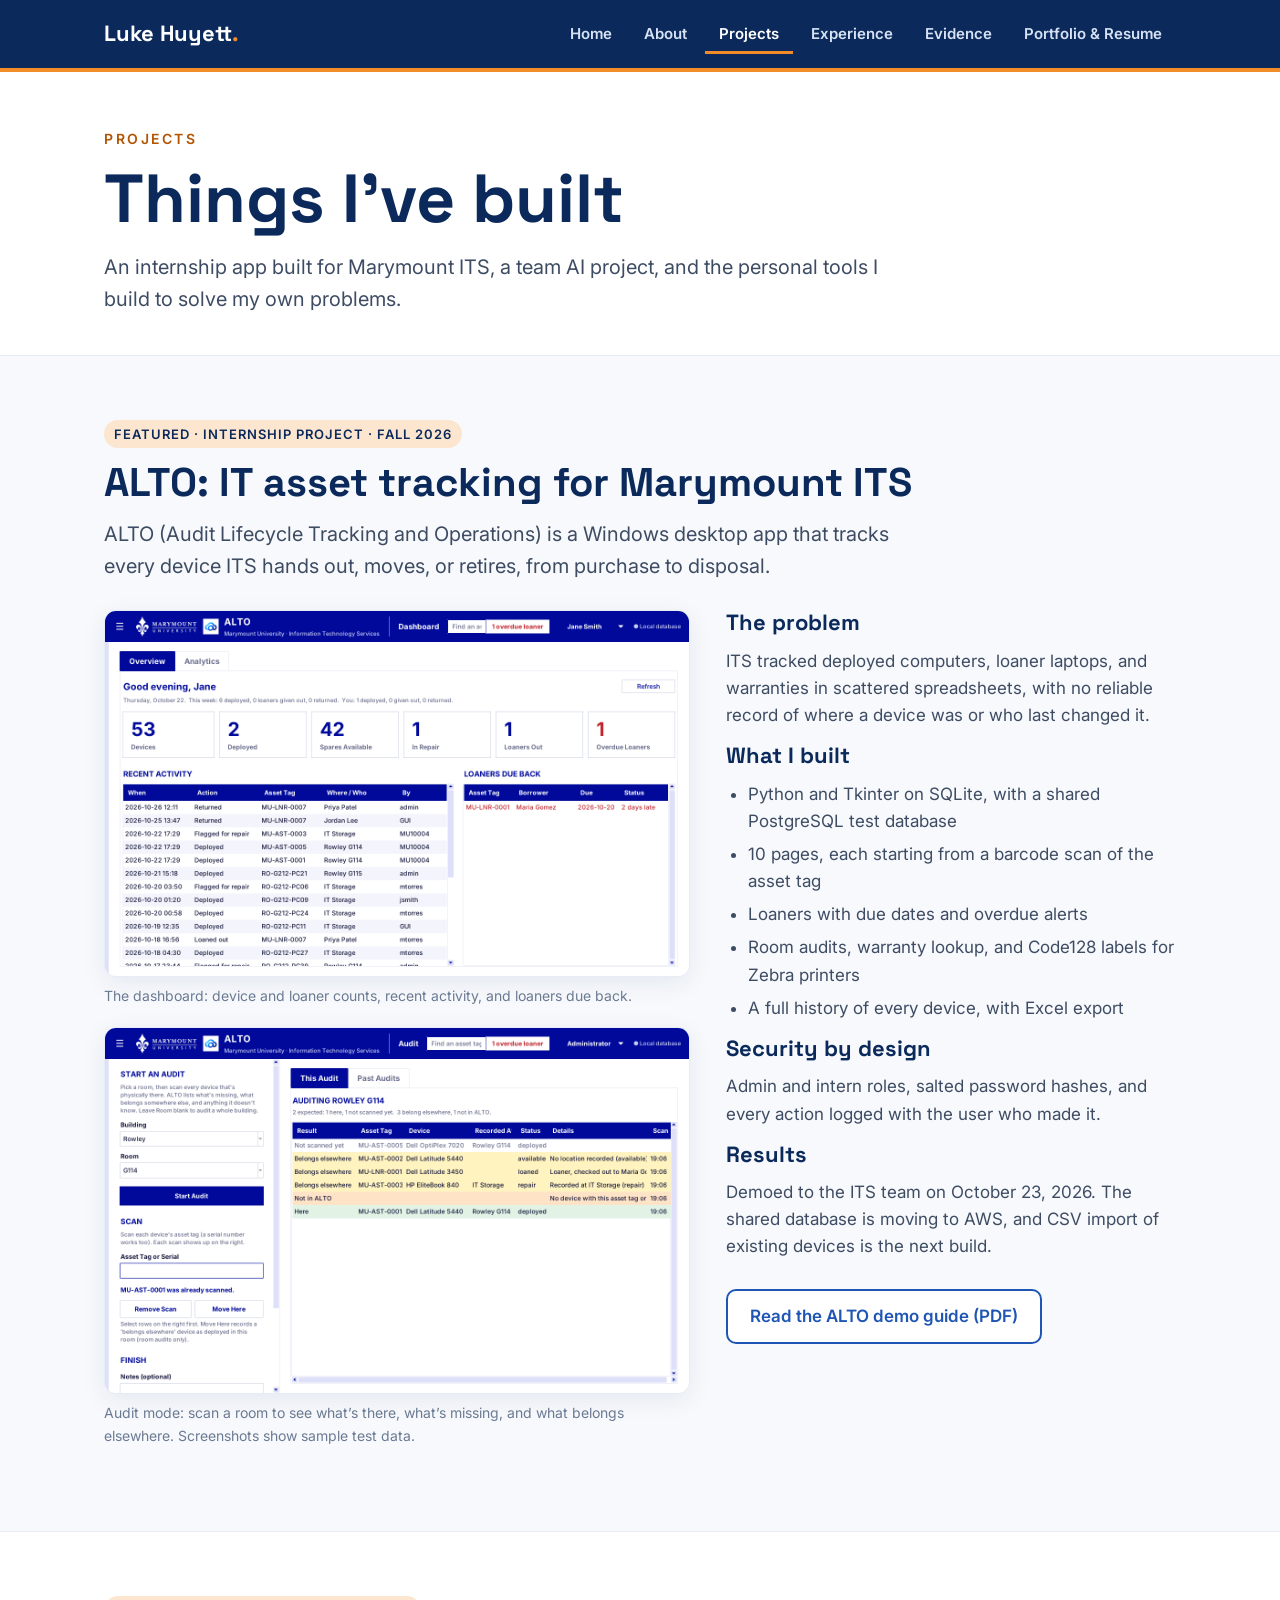
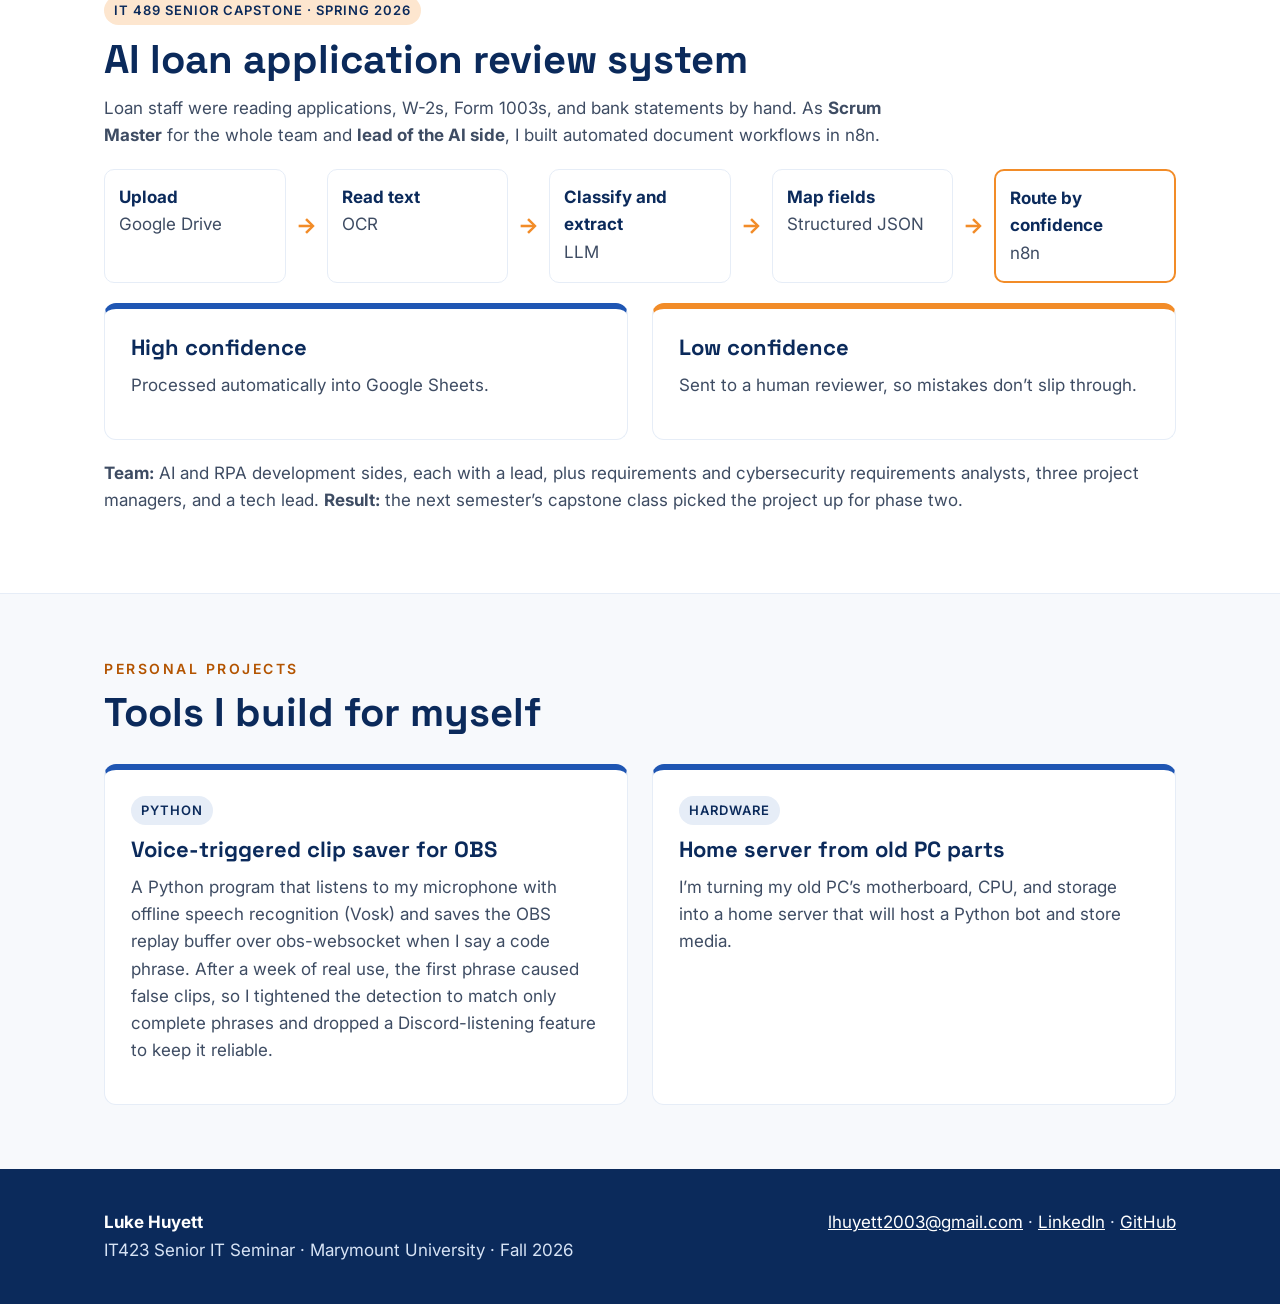
<file: projects.html>
<!DOCTYPE html>
<html lang="en">
<head>
<meta charset="utf-8">
<meta name="viewport" content="width=device-width, initial-scale=1">
<title>Projects | Luke Huyett</title>
<meta name="description" content="Senior IT portfolio of Luke Huyett: Information Technology student with a Cybersecurity minor at Marymount University, building AI-powered tools for IT and security.">
<link rel="preconnect" href="https://fonts.googleapis.com">
<link rel="preconnect" href="https://fonts.gstatic.com" crossorigin>
<link rel="stylesheet" href="https://fonts.googleapis.com/css2?family=Inter:wght@400;600&family=Space+Grotesk:wght@500;700&display=swap">
<link rel="stylesheet" href="assets/style.css">
</head>
<body>
<a class="skip" href="#main">Skip to content</a>
<header class="site-header">
  <div class="wrap">
    <a class="brand" href="index.html">Luke Huyett<span>.</span></a>
    <nav aria-label="Main menu">
      <ul class="nav">
        <li><a href="index.html">Home</a></li>
        <li><a href="about.html">About</a></li>
        <li><a href="projects.html" aria-current="page">Projects</a></li>
        <li><a href="experience.html">Experience</a></li>
        <li><a href="evidence.html">Evidence</a></li>
        <li><a href="portfolio.html">Portfolio & Resume</a></li>
      </ul>
    </nav>
  </div>
</header>
<main id="main">
<section class="page-head">
  <div class="wrap">
    <p class="eyebrow">Projects</p>
    <h1>Things I’ve built</h1>
    <p class="lead">An internship app built for Marymount ITS, a team AI project, and the personal tools I build to solve my own problems.</p>
  </div>
</section>

<section class="block" id="alto">
  <div class="wrap">
    <span class="tag">Featured · Internship project · Fall 2026</span>
    <h2>ALTO: IT asset tracking for Marymount ITS</h2>
    <p class="lead" style="max-width:820px">ALTO (Audit Lifecycle Tracking and Operations) is a Windows desktop app that tracks every device ITS hands out, moves, or retires, from purchase to disposal.</p>
    <div class="feature" style="margin-top:28px">
      <div>
        <figure>
          <img class="shot" src="assets/img/alto-dashboard.png" alt="ALTO dashboard showing device counts, recent activity, and an overdue loaner" width="1280" height="800">
          <figcaption>The dashboard: device and loaner counts, recent activity, and loaners due back.</figcaption>
        </figure>
        <figure>
          <img class="shot" src="assets/img/alto-audit.png" alt="ALTO audit mode comparing scanned devices in a room with expected records" width="1280" height="800">
          <figcaption>Audit mode: scan a room to see what’s there, what’s missing, and what belongs elsewhere. Screenshots show sample test data.</figcaption>
        </figure>
      </div>
      <div>
        <h3>The problem</h3>
        <p>ITS tracked deployed computers, loaner laptops, and warranties in scattered spreadsheets, with no reliable record of where a device was or who last changed it.</p>
        <h3>What I built</h3>
        <ul>
          <li>Python and Tkinter on SQLite, with a shared PostgreSQL test database</li>
          <li>10 pages, each starting from a barcode scan of the asset tag</li>
          <li>Loaners with due dates and overdue alerts</li>
          <li>Room audits, warranty lookup, and Code128 labels for Zebra printers</li>
          <li>A full history of every device, with Excel export</li>
        </ul>
        <h3>Security by design</h3>
        <p>Admin and intern roles, salted password hashes, and every action logged with the user who made it.</p>
        <h3>Results</h3>
        <p>Demoed to the ITS team on October 23, 2026. The shared database is moving to AWS, and CSV import of existing devices is the next build.</p>
        <div class="btns"><a class="btn outline" href="assets/docs/ALTO_Demo_Guide.pdf">Read the ALTO demo guide (PDF)</a></div>
      </div>
    </div>
  </div>
</section>

<section class="block alt" id="capstone">
  <div class="wrap">
    <span class="tag">IT 489 Senior Capstone · Spring 2026</span>
    <h2>AI loan application review system</h2>
    <p style="max-width:820px">Loan staff were reading applications, W-2s, Form 1003s, and bank statements by hand. As <b>Scrum Master</b> for the whole team and <b>lead of the AI side</b>, I built automated document workflows in n8n.</p>
    <div class="flow" aria-label="Workflow: upload, read text, classify and extract, map fields, route by confidence">
      <div class="step"><b>Upload</b>Google Drive</div><div class="arrow" aria-hidden="true">→</div>
      <div class="step"><b>Read text</b>OCR</div><div class="arrow" aria-hidden="true">→</div>
      <div class="step"><b>Classify and extract</b>LLM</div><div class="arrow" aria-hidden="true">→</div>
      <div class="step"><b>Map fields</b>Structured JSON</div><div class="arrow" aria-hidden="true">→</div>
      <div class="step key"><b>Route by confidence</b>n8n</div>
    </div>
    <div class="grid two">
      <div class="card"><h3>High confidence</h3><p>Processed automatically into Google Sheets.</p></div>
      <div class="card hot"><h3>Low confidence</h3><p>Sent to a human reviewer, so mistakes don’t slip through.</p></div>
    </div>
    <p style="margin-top:20px"><b>Team:</b> AI and RPA development sides, each with a lead, plus requirements and cybersecurity requirements analysts, three project managers, and a tech lead. <b>Result:</b> the next semester’s capstone class picked the project up for phase two.</p>
  </div>
</section>

<section class="block" id="personal">
  <div class="wrap">
    <div class="section-head">
      <p class="eyebrow">Personal projects</p>
      <h2>Tools I build for myself</h2>
    </div>
    <div class="grid two">
      <div class="card">
        <span class="tag blue">Python</span>
        <h3>Voice-triggered clip saver for OBS</h3>
        <p>A Python program that listens to my microphone with offline speech recognition (Vosk) and saves the OBS replay buffer over obs-websocket when I say a code phrase. After a week of real use, the first phrase caused false clips, so I tightened the detection to match only complete phrases and dropped a Discord-listening feature to keep it reliable.</p>
      </div>
      <div class="card">
        <span class="tag blue">Hardware</span>
        <h3>Home server from old PC parts</h3>
        <p>I’m turning my old PC’s motherboard, CPU, and storage into a home server that will host a Python bot and store media.</p>
      </div>
    </div>
  </div>
</section>
</main>
<footer class="site-footer">
  <div class="wrap">
    <div>
      <strong style="color:#fff">Luke Huyett</strong><br>
      IT423 Senior IT Seminar · Marymount University · Fall 2026
    </div>
    <div>
      <a href="mailto:lhuyett2003@gmail.com">lhuyett2003@gmail.com</a> ·
      <a href="https://www.linkedin.com/in/luke-huyett-277801333/">LinkedIn</a> ·
      <a href="https://github.com/lhuyett">GitHub</a>
    </div>
  </div>
</footer>
</body>
</html>
</file>
<file: assets/style.css>
/* IT423 Luke Huyett portfolio site
   Colors match the portfolio slide deck: navy/blue, white, orange accent. */
:root {
  --navy: #0B2A5B;
  --blue: #1F56B3;
  --paper: #F7F9FC;
  --mist: #E6EDF7;
  --white: #FFFFFF;
  --orange: #F28C28;
  --orange-text: #B35400;
  --orange-soft: #FDE6CF;
  --ink: #0B2A5B;
  --body: #3E4C63;
  --muted: #6B7A93;
  --on-dark: #D7E3F5;
  --radius: 12px;
  --max: 1120px;
}

* { box-sizing: border-box; }
html { scroll-behavior: smooth; }
body {
  margin: 0;
  font-family: 'Inter', Arial, sans-serif;
  font-size: 17px;
  line-height: 1.6;
  color: var(--body);
  background: var(--paper);
}
h1, h2, h3 { font-family: 'Space Grotesk', Arial, sans-serif; color: var(--ink); line-height: 1.15; margin: 0 0 12px; }
h1 { font-size: clamp(40px, 6vw, 68px); }
h2 { font-size: clamp(28px, 3.4vw, 40px); }
h3 { font-size: 22px; }
p { margin: 0 0 14px; }
a { color: var(--blue); }
a:hover { color: var(--orange-text); }
img { max-width: 100%; height: auto; display: block; }
ul { margin: 0 0 14px; padding-left: 22px; }
li { margin-bottom: 6px; }

.wrap { max-width: var(--max); margin: 0 auto; padding: 0 24px; }
.eyebrow { font-size: 14px; font-weight: 600; letter-spacing: 2.5px; text-transform: uppercase; color: var(--orange-text); margin-bottom: 10px; }
.lead { font-size: 20px; }
.muted { color: var(--muted); font-size: 15px; }

/* Skip link for keyboard users */
.skip { position: absolute; left: -999px; top: 8px; background: var(--orange); color: var(--navy); padding: 8px 14px; border-radius: 8px; font-weight: 600; z-index: 10; }
.skip:focus { left: 8px; }

/* ---------- Header and menu ---------- */
.site-header { background: var(--navy); position: sticky; top: 0; z-index: 5; border-bottom: 4px solid var(--orange); }
.site-header .wrap { display: flex; align-items: center; justify-content: space-between; gap: 20px; flex-wrap: wrap; padding-top: 14px; padding-bottom: 14px; }
.brand { font-family: 'Space Grotesk', Arial, sans-serif; font-size: 22px; font-weight: 700; color: var(--white); text-decoration: none; }
.brand span { color: var(--orange); }
.brand:hover { color: var(--white); }
.nav { display: flex; flex-wrap: wrap; gap: 4px; margin: 0; padding: 0; list-style: none; }
.nav li { margin: 0; }
.nav a { display: block; padding: 8px 14px; border-radius: 8px; color: var(--on-dark); text-decoration: none; font-weight: 600; font-size: 15px; }
.nav a:hover { background: rgba(255,255,255,0.08); color: var(--white); }
.nav a[aria-current="page"] { color: var(--white); box-shadow: inset 0 -3px 0 var(--orange); border-radius: 8px 8px 0 0; }

/* ---------- Page sections ---------- */
.hero { background: var(--navy); color: var(--on-dark); padding: 88px 0 96px; }
.hero h1 { color: var(--white); }
.hero .eyebrow { color: var(--orange); }
.hero .lead { color: var(--on-dark); max-width: 760px; }
.page-head { background: var(--white); border-bottom: 1px solid var(--mist); padding: 56px 0 40px; }
.page-head .lead { max-width: 780px; margin: 0; }
section.block { padding: 64px 0; }
section.block.alt { background: var(--white); border-top: 1px solid var(--mist); border-bottom: 1px solid var(--mist); }
.section-head { margin-bottom: 28px; max-width: 780px; }

/* ---------- Buttons ---------- */
.btns { display: flex; flex-wrap: wrap; gap: 12px; margin-top: 28px; }
.btn { display: inline-block; padding: 12px 22px; border-radius: 10px; font-weight: 600; text-decoration: none; border: 2px solid transparent; }
.btn.primary { background: var(--orange); color: var(--navy); }
.btn.primary:hover { background: #F5A04A; color: var(--navy); }
.btn.ghost { border-color: var(--on-dark); color: var(--white); }
.btn.ghost:hover { background: rgba(255,255,255,0.08); color: var(--white); }
.btn.outline { border-color: var(--blue); color: var(--blue); background: var(--white); }
.btn.outline:hover { background: var(--mist); color: var(--navy); }

/* ---------- Grids and cards ---------- */
.grid { display: grid; gap: 24px; }
.grid.two { grid-template-columns: repeat(2, 1fr); }
.grid.three { grid-template-columns: repeat(3, 1fr); }
.grid.four { grid-template-columns: repeat(4, 1fr); }
.card { background: var(--white); border: 1px solid var(--mist); border-top: 6px solid var(--blue); border-radius: var(--radius); padding: 26px; }
.card.hot { border-top-color: var(--orange); }
.card ul { margin-bottom: 0; }
.tag { display: inline-block; font-size: 13px; font-weight: 600; letter-spacing: 1px; text-transform: uppercase; background: var(--orange-soft); color: var(--navy); padding: 4px 10px; border-radius: 999px; margin-bottom: 12px; }
.tag.blue { background: var(--mist); }
.when { font-size: 14px; font-weight: 600; color: var(--orange-text); margin-bottom: 6px; }

/* Stats row */
.stats { display: grid; grid-template-columns: repeat(4, 1fr); gap: 24px; }
.stat { border-top: 5px solid var(--orange); padding-top: 16px; }
.stat .big { font-family: 'Space Grotesk', Arial, sans-serif; font-size: 48px; font-weight: 700; color: var(--ink); line-height: 1; margin-bottom: 8px; }

/* Project feature */
.feature { display: grid; grid-template-columns: 1.3fr 1fr; gap: 36px; align-items: start; }
.shot { border: 1px solid var(--mist); border-radius: var(--radius); background: var(--white); box-shadow: 0 6px 24px rgba(11,42,91,0.08); }
figure { margin: 0 0 20px; }
figcaption { font-size: 14px; color: var(--muted); margin-top: 8px; }

/* Capstone flow */
.flow { display: flex; flex-wrap: wrap; align-items: stretch; gap: 10px; margin: 20px 0; }
.flow .step { flex: 1 1 140px; background: var(--white); border: 1px solid var(--mist); border-radius: 10px; padding: 14px; }
.flow .step b { display: block; color: var(--ink); }
.flow .step.key { border: 2px solid var(--orange); }
.flow .arrow { align-self: center; color: var(--orange); font-weight: 700; font-size: 22px; }

/* Timeline */
.timeline { display: grid; grid-template-columns: repeat(4, 1fr); gap: 20px; }
.stage { border-top: 6px solid var(--blue); padding-top: 16px; }
.stage.now { border-top-color: var(--orange); }
.stage .role { font-family: 'Space Grotesk', Arial, sans-serif; font-weight: 700; font-size: 20px; color: var(--ink); margin-bottom: 6px; }

/* Tables */
table { width: 100%; border-collapse: collapse; background: var(--white); border-radius: var(--radius); overflow: hidden; border: 1px solid var(--mist); }
th, td { text-align: left; padding: 12px 16px; border-bottom: 1px solid var(--mist); vertical-align: top; }
th { background: var(--navy); color: var(--white); font-weight: 600; }
tr:last-child td { border-bottom: none; }

/* Document list */
.doc { display: flex; flex-direction: column; gap: 6px; }
.doc .links { display: flex; flex-wrap: wrap; gap: 10px; margin-top: auto; padding-top: 10px; }
.doc .links a { font-weight: 600; }

/* Embedded PDF */
.embed { width: 100%; height: 820px; border: 1px solid var(--mist); border-radius: var(--radius); background: var(--white); }

/* ---------- Footer ---------- */
.site-footer { background: var(--navy); color: var(--on-dark); padding: 40px 0; margin-top: 0; }
.site-footer .wrap { display: flex; flex-wrap: wrap; justify-content: space-between; gap: 16px; }
.site-footer a { color: var(--white); }
.site-footer a:hover { color: var(--orange); }

/* ---------- Small screens ---------- */
@media (max-width: 900px) {
  .grid.three, .grid.four, .stats, .timeline { grid-template-columns: repeat(2, 1fr); }
  .feature { grid-template-columns: 1fr; }
}
@media (max-width: 600px) {
  .grid.two, .grid.three, .grid.four, .stats, .timeline { grid-template-columns: 1fr; }
  .hero { padding: 56px 0 64px; }
  .embed { height: 560px; }
}
.doc .tag { align-self: flex-start; }
</file>
